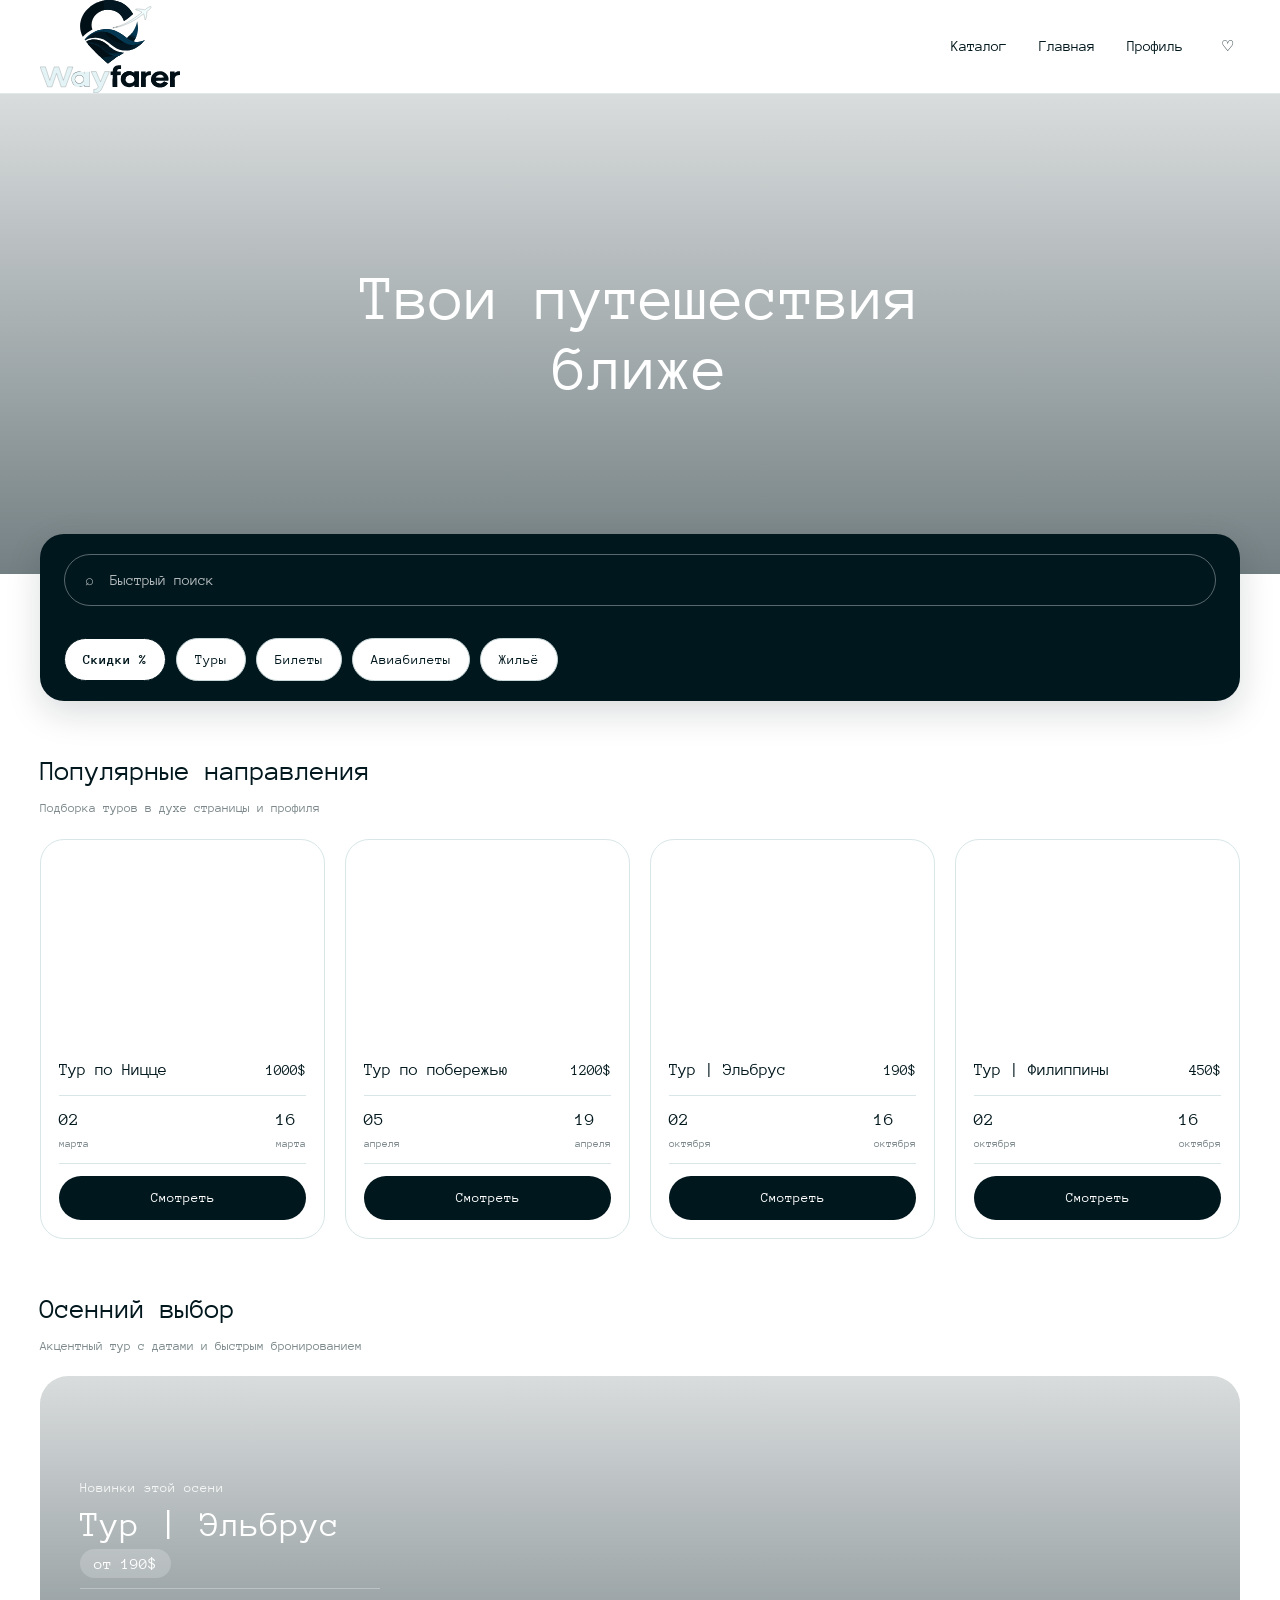
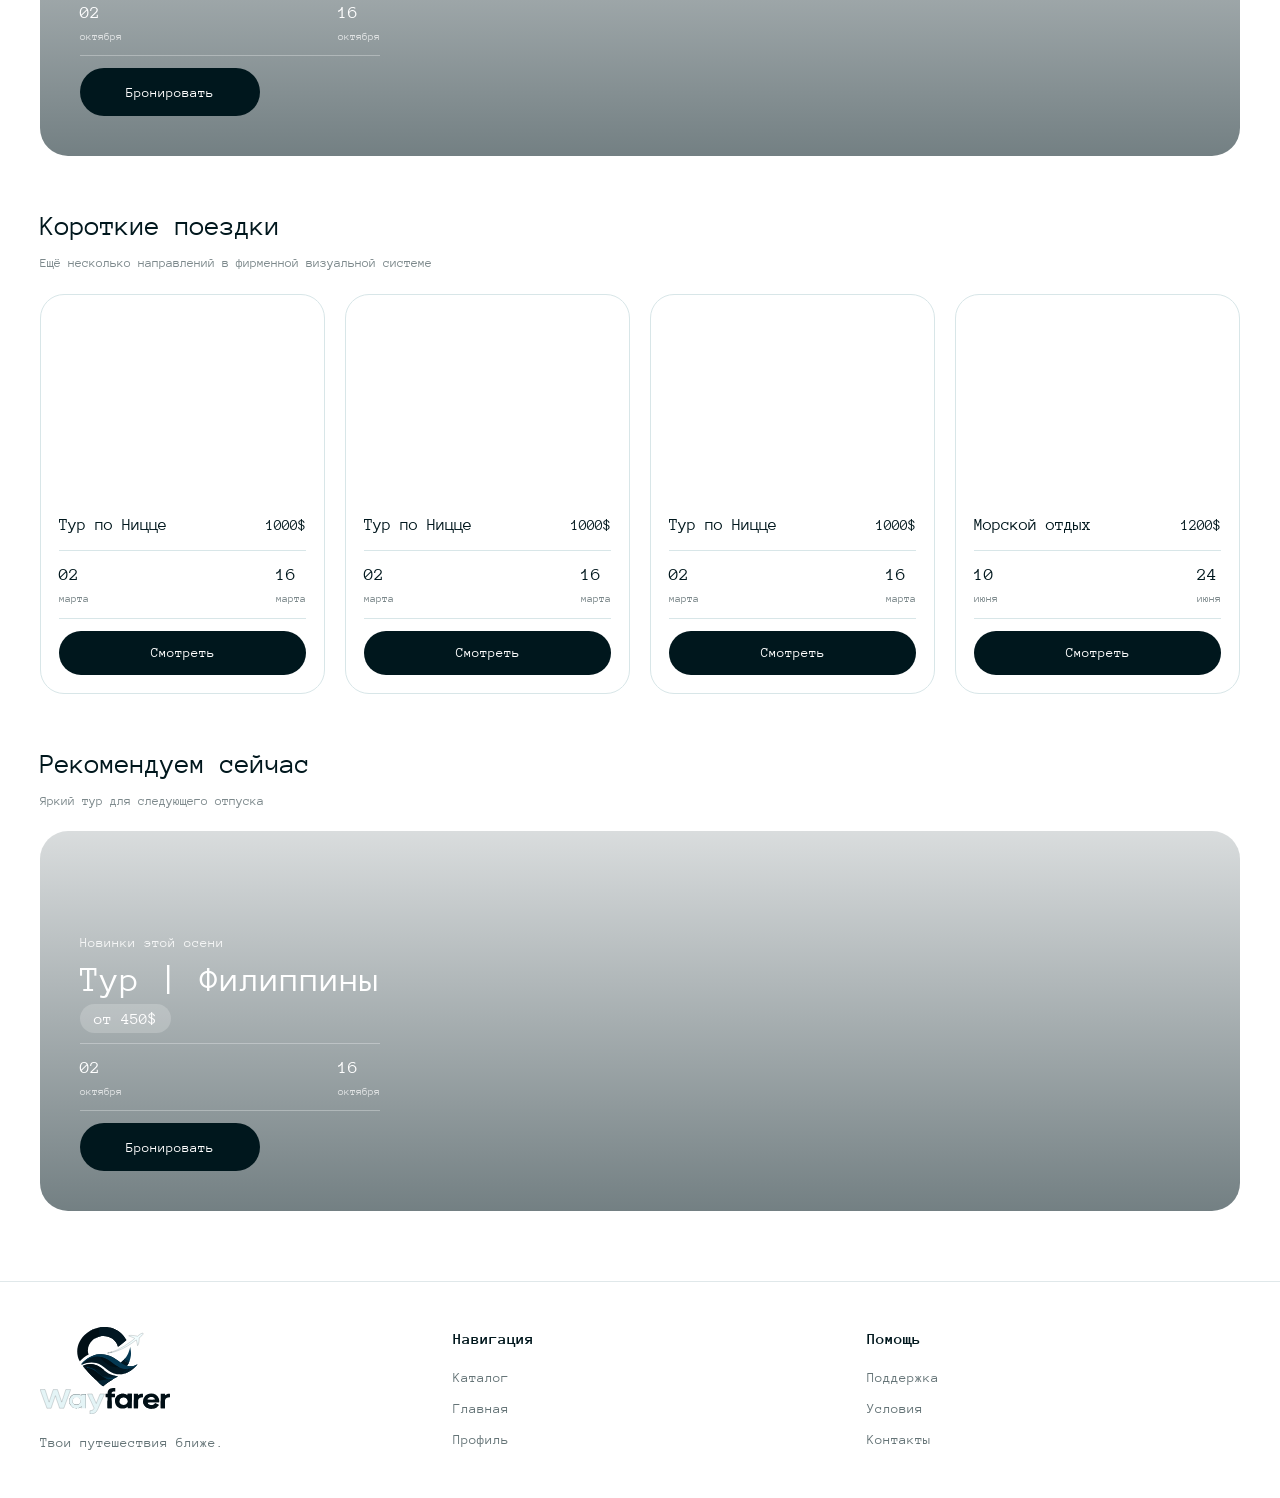
<file: index.html>
<!DOCTYPE html>
<html lang="ru">
<head>
    <meta charset="UTF-8">
    <meta name="viewport" content="width=device-width, initial-scale=1.0, maximum-scale=1.0, user-scalable=no">
    <title>Wayfarer — Главная</title>
    <link rel="stylesheet" href="css/normalize.css">
    <link rel="stylesheet" href="css/style.css">
    <link rel="preconnect" href="https://fonts.googleapis.com">
    <link rel="preconnect" href="https://fonts.gstatic.com" crossorigin>
    <link href="https://fonts.googleapis.com/css2?family=Anonymous+Pro:wght@400;700&display=swap" rel="stylesheet">
</head>
<body>

<header class="header">
    <div class="container header-inner">
        <a href="index.html">
            <img class="logo" src="LOGO.svg" alt="Wayfarer">
        </a>

        <nav class="nav">
            <a href="#catalog">Каталог</a>
            <a href="index.html">Главная</a>
            <a href="profile.html">Профиль</a>
            <a class="favorite" href="#" aria-label="Избранное">♡</a>
        </nav>
    </div>
</header>

<main>
    <section class="hero">
        <div class="container hero-content">
            <h1>Твои путешествия<br>ближе</h1>
        </div>
    </section>

    <section class="search-box">
        <div class="container">
            <div class="search-panel">
                <input class="search-input" type="text" placeholder="⌕  Быстрый поиск">
                <div class="categories">
                    <a class="category active" href="#">Скидки %</a>
                    <a class="category" href="#">Туры</a>
                    <a class="category" href="#">Билеты</a>
                    <a class="category" href="#">Авиабилеты</a>
                    <a class="category" href="#">Жильё</a>
                </div>
            </div>
        </div>
    </section>

    <section class="section" id="catalog">
        <div class="container">
            <div class="section-header">
                <h2 class="section-title">Популярные направления</h2>
                <p class="section-subtitle">Подборка туров в духе страницы и профиля</p>
            </div>

            <div class="tours">
                <article class="tour-card">
                    <div class="tour-image nice"></div>
                    <div class="tour-info">
                        <div class="tour-top">
                            <h3 class="tour-name">Тур по Ницце</h3>
                            <span class="price">1000$</span>
                        </div>
                        <div class="dates">
                            <div class="date">
                                <strong>02</strong>
                                <span>марта</span>
                            </div>
                            <div class="date">
                                <strong>16</strong>
                                <span>марта</span>
                            </div>
                        </div>
                        <a class="tour-button" href="tour.html">Смотреть</a>
                    </div>
                </article>

                <article class="tour-card">
                    <div class="tour-image sea"></div>
                    <div class="tour-info">
                        <div class="tour-top">
                            <h3 class="tour-name">Тур по побережью</h3>
                            <span class="price">1200$</span>
                        </div>
                        <div class="dates">
                            <div class="date">
                                <strong>05</strong>
                                <span>апреля</span>
                            </div>
                            <div class="date">
                                <strong>19</strong>
                                <span>апреля</span>
                            </div>
                        </div>
                        <a class="tour-button" href="tour.html">Смотреть</a>
                    </div>
                </article>

                <article class="tour-card">
                    <div class="tour-image elbrus"></div>
                    <div class="tour-info">
                        <div class="tour-top">
                            <h3 class="tour-name">Тур | Эльбрус</h3>
                            <span class="price">190$</span>
                        </div>
                        <div class="dates">
                            <div class="date">
                                <strong>02</strong>
                                <span>октября</span>
                            </div>
                            <div class="date">
                                <strong>16</strong>
                                <span>октября</span>
                            </div>
                        </div>
                        <a class="tour-button" href="tour.html">Смотреть</a>
                    </div>
                </article>

                <article class="tour-card">
                    <div class="tour-image philippines"></div>
                    <div class="tour-info">
                        <div class="tour-top">
                            <h3 class="tour-name">Тур | Филиппины</h3>
                            <span class="price">450$</span>
                        </div>
                        <div class="dates">
                            <div class="date">
                                <strong>02</strong>
                                <span>октября</span>
                            </div>
                            <div class="date">
                                <strong>16</strong>
                                <span>октября</span>
                            </div>
                        </div>
                        <a class="tour-button" href="tour.html">Смотреть</a>
                    </div>
                </article>
            </div>
        </div>
    </section>

    <section class="section">
        <div class="container">
            <div class="section-header">
                <h2 class="section-title">Осенний выбор</h2>
                <p class="section-subtitle">Акцентный тур с датами и быстрым бронированием</p>
            </div>

            <div class="featured">
                <div class="featured-content">
                    <div class="featured-text">
                        <p>Новинки этой осени</p>
                        <h2>Тур | Эльбрус</h2>
                        <span class="featured-price">от 190$</span>
                    </div>
                    <div class="featured-dates">
                        <div class="date">
                            <strong>02</strong>
                            <span>октября</span>
                        </div>
                        <div class="date">
                            <strong>16</strong>
                            <span>октября</span>
                        </div>
                    </div>
                    <a class="featured-button" href="tour.html">Бронировать</a>
                </div>
            </div>
        </div>
    </section>

    <section class="section">
        <div class="container">
            <div class="section-header">
                <h2 class="section-title">Короткие поездки</h2>
                <p class="section-subtitle">Ещё несколько направлений в фирменной визуальной системе</p>
            </div>

            <div class="tours">
                <article class="tour-card">
                    <div class="tour-image nice"></div>
                    <div class="tour-info">
                        <div class="tour-top">
                            <h3 class="tour-name">Тур по Ницце</h3>
                            <span class="price">1000$</span>
                        </div>
                        <div class="dates">
                            <div class="date"><strong>02</strong><span>марта</span></div>
                            <div class="date"><strong>16</strong><span>марта</span></div>
                        </div>
                        <a class="tour-button" href="tour.html">Смотреть</a>
                    </div>
                </article>
                 <article class="tour-card">
                    <div class="tour-image nice"></div>
                    <div class="tour-info">
                        <div class="tour-top">
                            <h3 class="tour-name">Тур по Ницце</h3>
                            <span class="price">1000$</span>
                        </div>
                        <div class="dates">
                            <div class="date"><strong>02</strong><span>марта</span></div>
                            <div class="date"><strong>16</strong><span>марта</span></div>
                        </div>
                        <a class="tour-button" href="tour.html">Смотреть</a>
                    </div>
                </article>
                 <article class="tour-card">
                    <div class="tour-image nice"></div>
                    <div class="tour-info">
                        <div class="tour-top">
                            <h3 class="tour-name">Тур по Ницце</h3>
                            <span class="price">1000$</span>
                        </div>
                        <div class="dates">
                            <div class="date"><strong>02</strong><span>марта</span></div>
                            <div class="date"><strong>16</strong><span>марта</span></div>
                        </div>
                        <a class="tour-button" href="tour.html">Смотреть</a>
                    </div>
                </article>
                <article class="tour-card">
                    <div class="tour-image sea"></div>
                    <div class="tour-info">
                        <div class="tour-top">
                            <h3 class="tour-name">Морской отдых</h3>
                            <span class="price">1200$</span>
                        </div>
                        <div class="dates">
                            <div class="date"><strong>10</strong><span>июня</span></div>
                            <div class="date"><strong>24</strong><span>июня</span></div>
                        </div>
                        <a class="tour-button" href="tour.html">Смотреть</a>
                    </div>
                </article>
            </div>
        </div>
    </section>

    <section class="section">
        <div class="container">
            <div class="section-header">
                <h2 class="section-title">Рекомендуем сейчас</h2>
                <p class="section-subtitle">Яркий тур для следующего отпуска</p>
            </div>

            <div class="featured" style="background-image: linear-gradient(rgba(0,23,29,0.15), rgba(0,23,29,0.55)), url('https://images.unsplash.com/photo-1500534623283-312aade485b7?auto=format&fit=crop&w=1600&q=85');">
                <div class="featured-content">
                    <div class="featured-text">
                        <p>Новинки этой осени</p>
                        <h2>Тур | Филиппины</h2>
                        <span class="featured-price">от 450$</span>
                    </div>
                    <div class="featured-dates">
                        <div class="date">
                            <strong>02</strong>
                            <span>октября</span>
                        </div>
                        <div class="date">
                            <strong>16</strong>
                            <span>октября</span>
                        </div>
                    </div>
                    <a class="featured-button" href="tour.html">Бронировать</a>
                </div>
            </div>
        </div>
    </section>
</main>

<footer class="footer">
    <div class="container footer-inner">
        <div class="footer-column">
            <img class="footer-logo" src="LOGO.svg" alt="Wayfarer">
            <span>Твои путешествия ближе.</span>
        </div>

        <div class="footer-column">
            <h3 class="footer-title">Навигация</h3>
            <a href="#catalog">Каталог</a>
            <a href="index.html">Главная</a>
            <a href="profile.html">Профиль</a>
        </div>

        <div class="footer-column">
            <h3 class="footer-title">Помощь</h3>
            <a href="#">Поддержка</a>
            <a href="#">Условия</a>
            <a href="#">Контакты</a>
        </div>
    </div>
</footer>

<script src="js/main.js"></script>
</body>
</html>
</file>
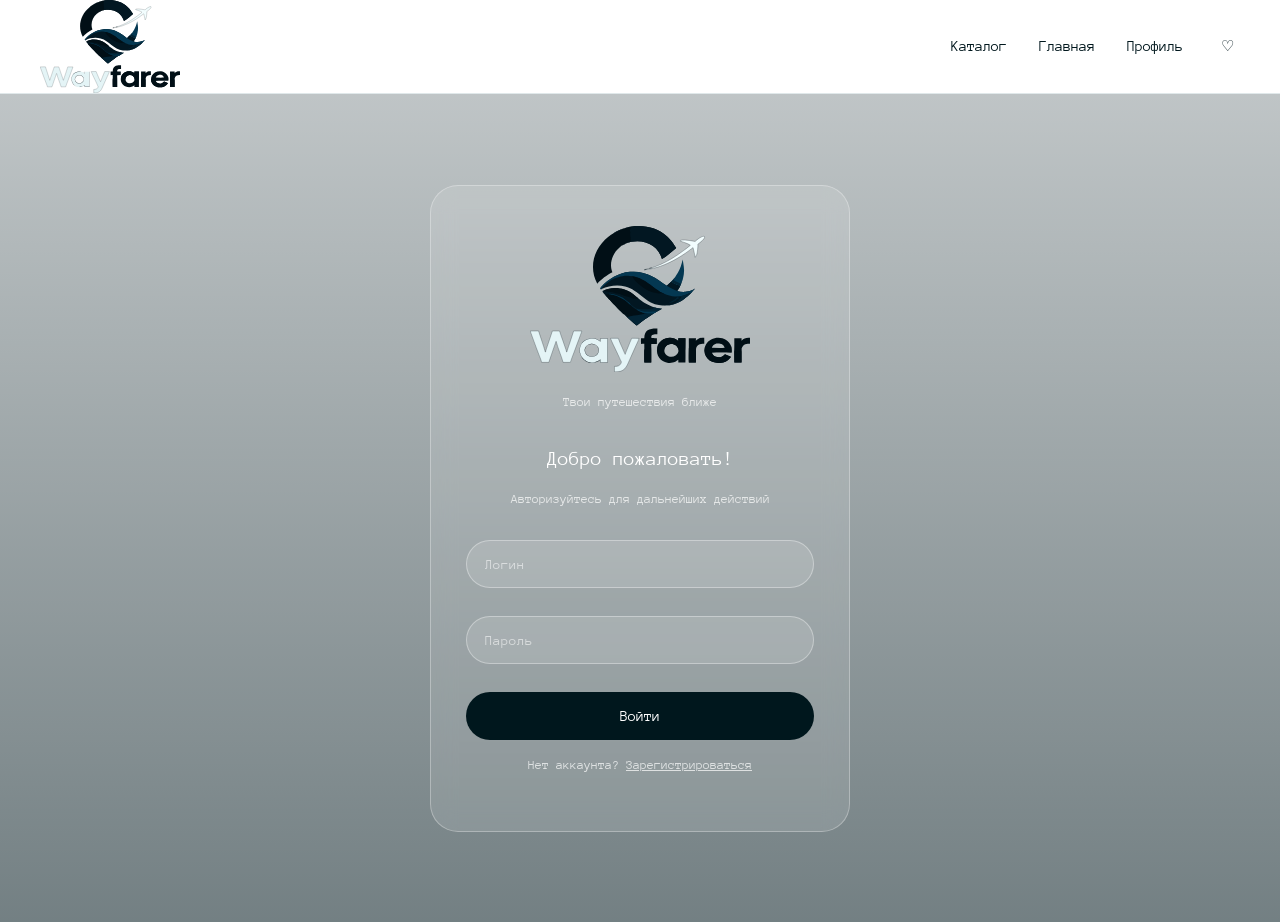
<file: login.html>
<!DOCTYPE html>
<html lang="ru">
<head>
    <meta charset="UTF-8">
    <meta name="viewport" content="width=device-width, initial-scale=1.0, maximum-scale=1.0, user-scalable=no">
    <title>Wayfarer — Авторизация</title>
    <link rel="stylesheet" href="css/normalize.css">
    <link rel="stylesheet" href="css/style.css">
    <link rel="preconnect" href="https://fonts.googleapis.com">
    <link rel="preconnect" href="https://fonts.gstatic.com" crossorigin>
    <link href="https://fonts.googleapis.com/css2?family=Anonymous+Pro:wght@400;700&display=swap" rel="stylesheet">
</head>
<body>

<header class="header">
    <div class="container header-inner">
        <a href="index.html"><img class="logo" src="LOGO.svg" alt="Wayfarer"></a>
        <nav class="nav">
            <a href="index.html#catalog">Каталог</a>
            <a href="index.html">Главная</a>
            <a href="profile.html">Профиль</a>
            <a class="favorite" href="#">♡</a>
        </nav>
    </div>
</header>

<main class="login-page">
    <form class="login-panel">
        <img class="login-logo" src="LOGO.svg" alt="Wayfarer">
        
        <p class="login-subtitle">Твои путешествия ближе</p>

        <h2 class="login-title">Добро пожаловать!</h2>
        <p>Авторизуйтесь для дальнейших действий</p>

        <input class="login-input" type="text" placeholder="Логин">
        <input class="login-input" type="password" placeholder="Пароль">

        <button class="login-button" type="submit">Войти</button>

        <p class="register-link">Нет аккаунта? <a href="#">Зарегистрироваться</a></p>
    </form>
</main>

</body>
</html>
</file>
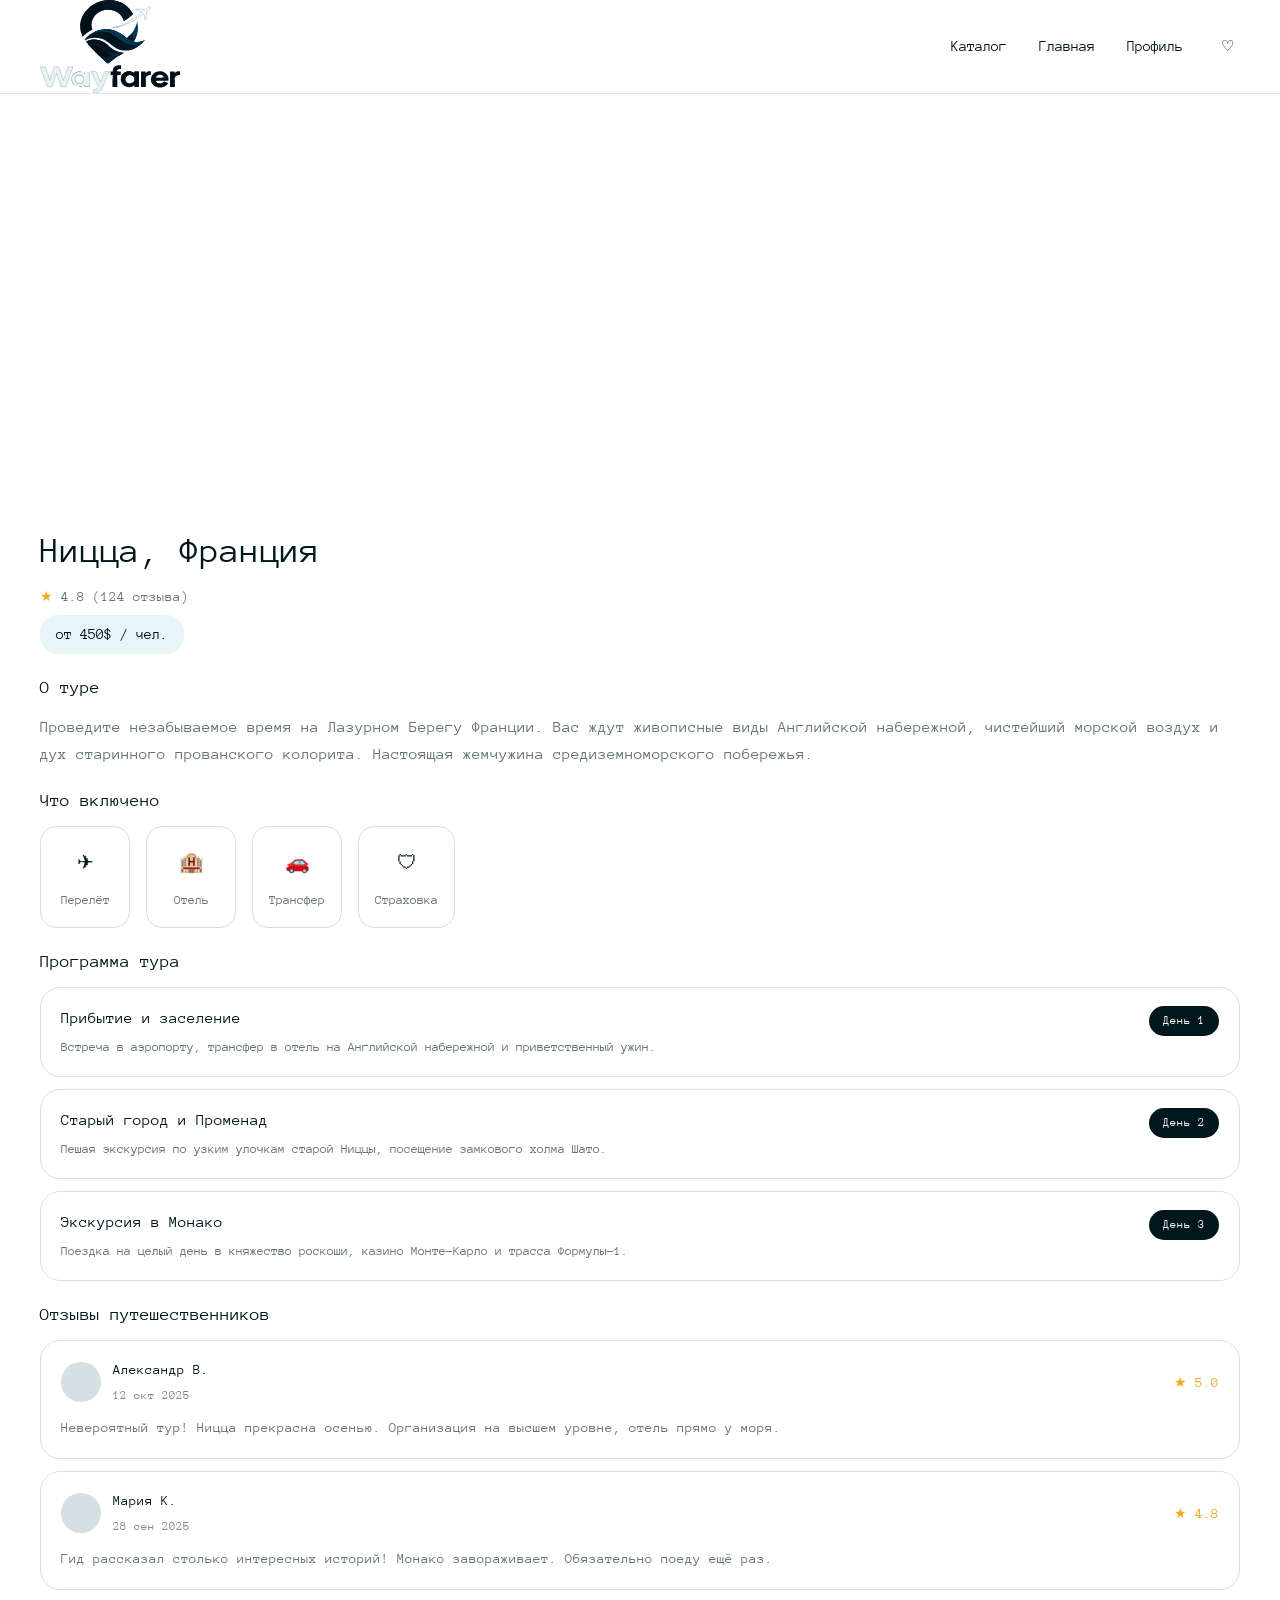
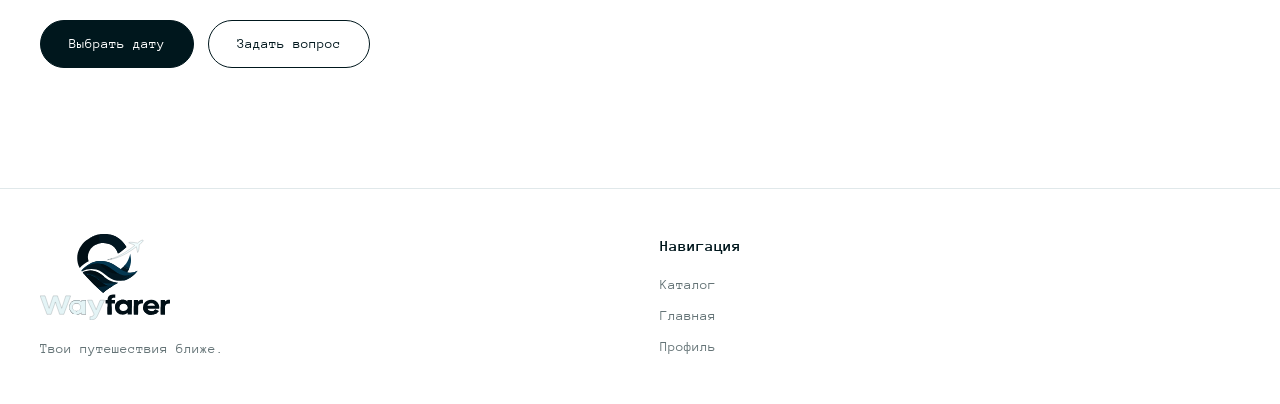
<file: tour.html>
<!DOCTYPE html>
<html lang="ru">
<head>
    <meta charset="UTF-8">
    <meta name="viewport" content="width=device-width, initial-scale=1.0, maximum-scale=1.0, user-scalable=no">
    <title>Wayfarer — Тур</title>
    <link rel="stylesheet" href="css/normalize.css">
    <link rel="stylesheet" href="css/style.css">
    <link rel="preconnect" href="https://fonts.googleapis.com">
    <link rel="preconnect" href="https://fonts.gstatic.com" crossorigin>
    <link href="https://fonts.googleapis.com/css2?family=Anonymous+Pro:wght@400;700&display=swap" rel="stylesheet">
</head>
<body>

<header class="header">
    <div class="container header-inner">
        <a href="index.html"><img class="logo" src="LOGO.svg" alt="Wayfarer"></a>
        <nav class="nav">
            <a href="index.html#catalog">Каталог</a>
            <a href="index.html">Главная</a>
            <a href="profile.html">Профиль</a>
            <a class="favorite" href="#">♡</a>
        </nav>
    </div>
</header>

<main>
    <section class="page-content">
        <div class="container detail">
            <div class="detail-image"></div>

            <div class="detail-content">
                <div class="detail-header">
                    <h1>Ницца, Франция</h1>
                    <div class="detail-rating">
                        <span class="stars">★</span>
                        <span>4.8 (124 отзыва)</span>
                    </div>
                    <span class="detail-price-badge">от 450$ / чел.</span>
                </div>

                <div>
                    <h3 class="detail-section-title">О туре</h3>
                    <p>Проведите незабываемое время на Лазурном Берегу Франции. Вас ждут живописные виды Английской набережной, чистейший морской воздух и дух старинного прованского колорита. Настоящая жемчужина средиземноморского побережья.</p>
                </div>

                <div>
                    <h3 class="detail-section-title">Что включено</h3>
                    <div class="detail-includes">
                        <div class="include-item">
                            <span class="include-icon">✈</span>
                            <span class="include-label">Перелёт</span>
                        </div>
                        <div class="include-item">
                            <span class="include-icon">🏨</span>
                            <span class="include-label">Отель</span>
                        </div>
                        <div class="include-item">
                            <span class="include-icon">🚗</span>
                            <span class="include-label">Трансфер</span>
                        </div>
                        <div class="include-item">
                            <span class="include-icon">🛡</span>
                            <span class="include-label">Страховка</span>
                        </div>
                    </div>
                </div>

                <div>
                    <h3 class="detail-section-title">Программа тура</h3>
                    <div class="detail-program">
                        <div class="program-day">
                            <div class="program-day-info">
                                <h3>Прибытие и заселение</h3>
                                <p>Встреча в аэропорту, трансфер в отель на Английской набережной и приветственный ужин.</p>
                            </div>
                            <span class="program-day-badge">День 1</span>
                        </div>
                        <div class="program-day">
                            <div class="program-day-info">
                                <h3>Старый город и Променад</h3>
                                <p>Пешая экскурсия по узким улочкам старой Ниццы, посещение замкового холма Шато.</p>
                            </div>
                            <span class="program-day-badge">День 2</span>
                        </div>
                        <div class="program-day">
                            <div class="program-day-info">
                                <h3>Экскурсия в Монако</h3>
                                <p>Поездка на целый день в княжество роскоши, казино Монте-Карло и трасса Формулы-1.</p>
                            </div>
                            <span class="program-day-badge">День 3</span>
                        </div>
                    </div>
                </div>

                <div>
                    <h3 class="detail-section-title">Отзывы путешественников</h3>
                    <div class="detail-reviews">
                        <div class="review-card">
                            <div class="review-header">
                                <div class="review-avatar"></div>
                                <div class="review-meta">
                                    <h4>Александр В.</h4>
                                    <span>12 окт 2025</span>
                                </div>
                                <span class="review-rating">★ 5.0</span>
                            </div>
                            <p class="review-text">Невероятный тур! Ницца прекрасна осенью. Организация на высшем уровне, отель прямо у моря.</p>
                        </div>
                        <div class="review-card">
                            <div class="review-header">
                                <div class="review-avatar"></div>
                                <div class="review-meta">
                                    <h4>Мария К.</h4>
                                    <span>28 сен 2025</span>
                                </div>
                                <span class="review-rating">★ 4.8</span>
                            </div>
                            <p class="review-text">Гид рассказал столько интересных историй! Монако завораживает. Обязательно поеду ещё раз.</p>
                        </div>
                    </div>
                </div>

                <div class="detail-actions">
                    <a class="detail-button primary" href="#">Выбрать дату</a>
                    <a class="detail-button" href="#">Задать вопрос</a>
                </div>
            </div>
        </div>
    </section>
</main>

<footer class="footer">
    <div class="container footer-inner">
        <div class="footer-column">
            <img class="footer-logo" src="LOGO.svg" alt="Wayfarer">
            <span>Твои путешествия ближе.</span>
        </div>
        <div class="footer-column">
            <h3 class="footer-title">Навигация</h3>
            <a href="index.html#catalog">Каталог</a>
            <a href="index.html">Главная</a>
            <a href="profile.html">Профиль</a>
        </div>
    </div>
</footer>

<script src="js/main.js"></script>
</body>
</html>
</file>
<file: css/style.css>
/* ===== CSS Variables ===== */
:root {
    --color-primary: #00171d;
    --color-text: #00171d;
    --color-muted: #7d898c;
    --color-muted-2: #657477;
    --color-border: #d8e6e8;
    --color-border-light: #e0e8ea;
    --color-bg: #ffffff;
    --color-bg-light: #e7f5f6;
    --color-bg-hover: #f5f9fa;
    --color-bg-input: #f9fcfd;
    --color-accent: #f5a623;
    --color-white: #ffffff;
    --color-white-70: rgba(255,255,255,0.7);
    --color-white-85: rgba(255,255,255,0.85);
    --color-white-20: rgba(255,255,255,0.2);
    --color-white-30: rgba(255,255,255,0.3);
    --color-white-35: rgba(255,255,255,0.35);
    --color-white-55: rgba(255,255,255,0.55);
    --color-white-12: rgba(255,255,255,0.12);
    --color-overlay-15: rgba(0,23,29,0.15);
    --color-overlay-55: rgba(0,23,29,0.55);
    --color-overlay-20: rgba(0,23,29,0.2);
    --color-overlay-60: rgba(0,23,29,0.6);
    --color-overlay-25: rgba(0,23,29,0.25);
    --radius-sm: 0.75rem;
    --radius-md: 1.25rem;
    --radius-lg: 1.5rem;
    --radius-xl: 1.75rem;
    --radius-full: 50%;
    --shadow-card: 0 0.75rem 2.1875rem rgba(0,23,29,0.15);
    --transition-fast: 0.2s;
    --font-family: 'Anonymous Pro', monospace;
}

/* ===== Base / Mobile First ===== */
* {
    box-sizing: border-box;
}

html {
    scroll-behavior: smooth;
}

body {
    margin: 0;
    font-family: var(--font-family);
    background: var(--color-bg);
    color: var(--color-text);
    line-height: 1.5;
}

a {
    color: inherit;
    text-decoration: none;
}

button,
input,
textarea {
    font: inherit;
}

img {
    max-width: 100%;
    height: auto;
}

.container {
    width: calc(100% - 2.5rem);
    margin: 0 auto;
}

/* ===== Header ===== */
.header {
    width: 100%;
    background: var(--color-bg);
    color: var(--color-text);
    border-bottom: 1px solid var(--color-border-light);
}

.header-inner {
    min-height: 4rem;
    display: flex;
    align-items: center;
    justify-content: space-between;
    gap: 1rem;
}

.logo {
    width: 6.25rem;
    height: auto;
    display: block;
    flex-shrink: 0;
}

.nav {
    display: flex;
    align-items: center;
    gap: 0.75rem;
    margin-left: auto;
    overflow-x: auto;
    padding-bottom: 0.1875rem;
    -webkit-overflow-scrolling: touch;
}

.nav a {
    color: var(--color-text);
    font-size: 0.8125rem;
    padding: 0.625rem 0;
    white-space: nowrap;
    transition: opacity var(--transition-fast);
}

.nav a:hover {
    opacity: 0.65;
}

.favorite {
    width: 1.5625rem;
    height: 1.5625rem;
    display: flex;
    align-items: center;
    justify-content: center;
    font-size: 1.625rem;
    line-height: 1;
    flex: 0 0 auto;
}

/* ===== Hero ===== */
.hero {
    min-height: 23.75rem;
    display: flex;
    align-items: center;
    background:
        linear-gradient(var(--color-overlay-15), var(--color-overlay-55)),
        url("https://images.unsplash.com/photo-1500534623283-312aade485b7?auto=format&fit=crop&w=1800&q=85")
        center / cover;
    color: var(--color-white);
}

.hero-content {
    width: 100%;
    display: flex;
    flex-direction: column;
    justify-content: center;
    align-items: center;
    text-align: center;
    gap: 1.25rem;
}

.hero-content h1 {
    max-width: 43.75rem;
    margin: 0;
    font-size: clamp(2rem, 8vw, 4rem);
    font-weight: 400;
    line-height: 1.1;
}

/* ===== Search Box ===== */
.search-box {
    margin-top: -2.5rem;
    position: relative;
    z-index: 2;
}

.search-panel {
    padding: 1rem 1.5rem;
    display: flex;
    flex-direction: column;
    gap: 1rem;
    border-radius: var(--radius-lg);
    background: var(--color-primary);
    box-shadow: var(--shadow-card);
}

.search-input {
    width: 100%;
    height: 3.25rem;
    padding: 0 1.25rem;
    border: 1px solid var(--color-white-35);
    border-radius: 1.625rem;
    outline: none;
    background: transparent;
    color: var(--color-white);
    font-size: 0.9375rem;
}

.search-input::placeholder {
    color: var(--color-white-70);
}

.search-button {
    display: none;
}

.categories {
    display: flex;
    flex-wrap: nowrap;
    gap: 0.625rem;
    margin-top: 1rem;
    overflow-x: auto;
    -webkit-overflow-scrolling: touch;
}

.category {
    padding: 0.625rem 1.125rem;
    border: 1px solid #c9d7d9;
    border-radius: 1.375rem;
    background: var(--color-bg);
    color: var(--color-text);
    font-size: 0.875rem;
    white-space: nowrap;
    flex: 0 0 auto;
}

.category.active {
    background: var(--color-bg);
    border-color: var(--color-primary);
    font-weight: 700;
}

/* ===== Sections ===== */
.section {
    padding: 2.5rem 0 0;
}

.section-header {
    margin-bottom: 1.25rem;
}

.section-title {
    margin: 0 0 0.375rem;
    font-size: 1.5rem;
    font-weight: 400;
}

.section-subtitle {
    margin: 0;
    color: var(--color-muted);
    font-size: 0.8125rem;
}

/* ===== Tours ===== */
.tours {
    display: flex;
    flex-wrap: wrap;
    gap: 1.25rem;
}

.tour-card {
    flex: 1 1 100%;
    overflow: hidden;
    border: 1px solid var(--color-border);
    border-radius: var(--radius-lg);
    background: var(--color-bg);
}

.tour-image {
    height: 11.25rem;
    background-position: center;
    background-size: cover;
}

.tour-image.nice {
    background-image: url("https://images.unsplash.com/photo-1507525428034-b723cf961d3e?auto=format&fit=crop&w=900&q=85");
}

.tour-image.elbrus {
    background-image: url("https://images.unsplash.com/photo-1501785888041-af3ef285b470?auto=format&fit=crop&w=900&q=85");
}

.tour-image.philippines {
    background-image: url("https://images.unsplash.com/photo-1500534623283-312aade485b7?auto=format&fit=crop&w=900&q=85");
}

.tour-image.sea {
    background-image: url("https://images.unsplash.com/photo-1507525428034-b723cf961d3e?auto=format&fit=crop&w=900&q=85");
}

.tour-info {
    padding: 1.125rem;
    display: flex;
    flex-direction: column;
    gap: 0.75rem;
}

.tour-top {
    display: flex;
    justify-content: space-between;
    align-items: center;
    gap: 0.75rem;
}

.tour-name {
    margin: 0;
    font-size: 1.0625rem;
    font-weight: 400;
}

.price {
    font-size: 0.9375rem;
    white-space: nowrap;
}

.tour-description {
    margin: 0;
    color: var(--color-muted-2);
    font-size: 0.8125rem;
    line-height: 1.5;
}

.dates {
    display: flex;
    justify-content: space-between;
    gap: 1.25rem;
    padding: 0.625rem 0;
    border-top: 1px solid var(--color-border);
    border-bottom: 1px solid var(--color-border);
}

.date {
    display: flex;
    flex-direction: column;
    gap: 0.1875rem;
}

.date strong {
    font-size: 1.125rem;
    font-weight: 400;
}

.date span {
    color: var(--color-muted);
    font-size: 0.6875rem;
}

.tour-button {
    width: 100%;
    min-height: 2.75rem;
    display: flex;
    justify-content: center;
    align-items: center;
    border: 0;
    border-radius: 1.375rem;
    background: var(--color-primary);
    color: var(--color-white);
    font-size: 0.875rem;
    cursor: pointer;
}

/* ===== Featured ===== */
.featured {
    min-height: 23.75rem;
    padding: 2.5rem;
    display: flex;
    align-items: flex-end;
    border-radius: var(--radius-xl);
    background:
        linear-gradient(var(--color-overlay-15), var(--color-overlay-55)),
        url("https://images.unsplash.com/photo-1501785888041-af3ef285b470?auto=format&fit=crop&w=1600&q=85")
        center / cover;
    color: var(--color-white);
}

.featured-content {
    width: 100%;
    display: flex;
    flex-direction: column;
    align-items: flex-start;
    gap: 0.75rem;
}

.featured-text p {
    margin: 0;
    font-size: 0.875rem;
    opacity: 0.85;
}

.featured-text h2 {
    margin: 0;
    font-size: 2rem;
    font-weight: 400;
}

.featured-price {
    font-size: 1rem;
    background: var(--color-white-20);
    padding: 0.375rem 0.875rem;
    border-radius: 1rem;
}

.featured-dates {
    display: flex;
    justify-content: space-between;
    width: 100%;
    max-width: 18.75rem;
    padding: 0.625rem 0;
    border-top: 1px solid var(--color-white-30);
    border-bottom: 1px solid var(--color-white-30);
}

.featured-dates .date strong {
    color: var(--color-white);
}

.featured-dates .date span {
    color: var(--color-white-70);
}

.featured-button {
    min-width: 11.25rem;
    min-height: 3rem;
    padding: 0 1.5rem;
    display: flex;
    justify-content: center;
    align-items: center;
    border: 0;
    border-radius: var(--radius-xl);
    background: var(--color-primary);
    color: var(--color-white);
    font-size: 0.875rem;
    cursor: pointer;
}

/* ===== Footer ===== */
.footer {
    margin-top: 4.375rem;
    padding: 2.8125rem 0;
    background: var(--color-bg);
    color: var(--color-text);
    border-top: 1px solid var(--color-border-light);
}

.footer-inner {
    display: flex;
    flex-direction: column;
    gap: 1.875rem;
}

.footer-column {
    display: flex;
    flex-direction: column;
    gap: 0.625rem;
}

.footer-title {
    margin: 0 0 0.375rem;
    font-size: 1rem;
    font-weight: 700;
}

.footer-column a,
.footer-column span {
    color: var(--color-muted-2);
    font-size: 0.875rem;
}

.footer-logo {
    width: 8.125rem;
    margin-bottom: 0.5rem;
}

/* ===== Page Hero ===== */
.page-hero {
    min-height: 17.5rem;
    padding: 3.125rem 0;
    display: flex;
    align-items: center;
    background:
        linear-gradient(var(--color-overlay-20), var(--color-overlay-60)),
        url("https://images.unsplash.com/photo-1500534623283-312aade485b7?auto=format&fit=crop&w=1600&q=85")
        center / cover;
    color: var(--color-white);
}

.page-hero h1 {
    margin: 0;
    font-size: 2.625rem;
    font-weight: 400;
}

.page-content {
    padding: 3.125rem 0;
}

/* ===== Profile ===== */
.profile {
    display: flex;
    flex-direction: column;
    gap: 1.875rem;
    align-items: flex-start;
}

.profile-top {
    display: flex;
    flex-direction: column;
    gap: 1.5rem;
    width: 100%;
    align-items: flex-start;
}

.profile-card {
    flex: 0 0 auto;
    padding: 1.75rem;
    border-radius: var(--radius-xl);
    background: var(--color-bg-light);
}

.profile-user {
    display: flex;
    align-items: center;
    gap: 1rem;
}

.avatar {
    width: 4.375rem;
    height: 4.375rem;
    border-radius: var(--radius-full);
    object-fit: cover;
}

.profile-name {
    margin: 0 0 0.25rem;
    font-size: 1.375rem;
    font-weight: 400;
}

.profile-email {
    margin: 0;
    color: var(--color-muted);
    font-size: 0.8125rem;
}

.profile-section-title {
    margin: 0 0 0.875rem;
    font-size: 1.125rem;
    font-weight: 400;
}

.profile-bookings {
    flex: 1;
    display: flex;
    flex-direction: column;
    gap: 0.75rem;
    width: 100%;
}

.booking-card {
    padding: 1.125rem 1.25rem;
    border: 1px solid #d4e0e2;
    border-radius: var(--radius-md);
    background: var(--color-bg);
    display: flex;
    justify-content: space-between;
    align-items: center;
    gap: 0.75rem;
}

.booking-info h3 {
    margin: 0 0 0.25rem;
    font-size: 1rem;
    font-weight: 400;
}

.booking-info p {
    margin: 0;
    color: var(--color-muted);
    font-size: 0.8125rem;
}

.booking-status {
    padding: 0.375rem 0.875rem;
    border-radius: 1rem;
    font-size: 0.75rem;
    white-space: nowrap;
}

.booking-status.paid {
    background: var(--color-primary);
    color: var(--color-white);
}

.booking-status.pending {
    background: var(--color-bg);
    color: var(--color-primary);
    border: 1px solid var(--color-primary);
}

.profile-settings {
    width: 100%;
    border: 1px solid #d4e0e2;
    border-radius: var(--radius-md);
    overflow: hidden;
}

.setting {
    border-bottom: 1px solid #d4e0e2;
}

.setting:last-child {
    border-bottom: 0;
}

.setting-header {
    min-height: 3.625rem;
    padding: 0 1.25rem;
    display: flex;
    justify-content: space-between;
    align-items: center;
    font-size: 0.9375rem;
    cursor: pointer;
    user-select: none;
}

.setting-header:hover {
    background: var(--color-bg-hover);
}

.setting-arrow {
    color: var(--color-muted);
    font-size: 1.125rem;
    transition: transform var(--transition-fast);
}

.setting.open .setting-arrow {
    transform: rotate(90deg);
}

.setting-body {
    display: none;
    padding: 1rem 1.25rem 1.25rem;
    border-top: 1px solid #d4e0e2;
    background: var(--color-bg-input);
}

.setting.open .setting-body {
    display: block;
}

.setting-body-inner {
    display: flex;
    flex-direction: column;
    gap: 0.875rem;
}

.setting-field {
    display: flex;
    flex-direction: column;
    gap: 0.375rem;
}

.setting-field label {
    font-size: 0.8125rem;
    color: var(--color-muted);
}

.setting-field input,
.setting-field textarea {
    width: 100%;
    padding: 0.625rem 0.875rem;
    border: 1px solid #d4e0e2;
    border-radius: 0.75rem;
    background: var(--color-bg);
    font-size: 0.875rem;
    outline: none;
    resize: vertical;
}

.setting-field input:focus,
.setting-field textarea:focus {
    border-color: var(--color-primary);
}

.setting-field textarea {
    min-height: 5rem;
}

.toggle-row {
    display: flex;
    justify-content: space-between;
    align-items: center;
    padding: 0.5rem 0;
}

.toggle-row span {
    font-size: 0.875rem;
}

.toggle {
    width: 2.75rem;
    height: 1.5rem;
    border-radius: 0.75rem;
    background: #d4e0e2;
    position: relative;
    cursor: pointer;
    transition: background var(--transition-fast);
}

.toggle::after {
    content: '';
    position: absolute;
    top: 0.125rem;
    left: 0.125rem;
    width: 1.25rem;
    height: 1.25rem;
    border-radius: var(--radius-full);
    background: var(--color-white);
    transition: left var(--transition-fast);
}

.toggle.active {
    background: var(--color-primary);
}

.toggle.active::after {
    left: 1.375rem;
}

.payment-cards {
    display: flex;
    gap: 0.75rem;
    flex-wrap: wrap;
}

.payment-card {
    flex: 1 1 10rem;
    padding: 1rem;
    border: 1px solid #d4e0e2;
    border-radius: 0.875rem;
    background: var(--color-bg);
    display: flex;
    flex-direction: column;
    gap: 0.5rem;
}

.payment-card.add-card {
    border-style: dashed;
    align-items: center;
    justify-content: center;
    text-align: center;
    color: var(--color-muted);
    cursor: pointer;
}

.payment-card.add-card:hover {
    border-color: var(--color-primary);
    color: var(--color-primary);
}

.payment-card-icon {
    font-size: 1.25rem;
}

.payment-card-number {
    font-size: 0.9375rem;
    font-weight: 400;
}

.payment-card-label {
    font-size: 0.75rem;
    color: var(--color-muted);
}

.support-form {
    display: flex;
    flex-direction: column;
    gap: 0.875rem;
}

.support-form input,
.support-form textarea {
    width: 100%;
    padding: 0.625rem 0.875rem;
    border: 1px solid #d4e0e2;
    border-radius: 0.75rem;
    background: var(--color-bg);
    font-size: 0.875rem;
    outline: none;
    resize: vertical;
}

.support-form input:focus,
.support-form textarea:focus {
    border-color: var(--color-primary);
}

.support-form textarea {
    min-height: 5rem;
}

.support-button {
    align-self: flex-start;
    padding: 0.625rem 1.5rem;
    border: 0;
    border-radius: 1.25rem;
    background: var(--color-primary);
    color: var(--color-white);
    font-size: 0.875rem;
    cursor: pointer;
}

.logout-button {
    width: 100%;
    min-height: 3.125rem;
    display: flex;
    justify-content: center;
    align-items: center;
    border: 0;
    border-radius: 1.5625rem;
    background: var(--color-primary);
    color: var(--color-white);
    font-size: 0.9375rem;
    cursor: pointer;
}

/* ===== Tour Detail ===== */
.detail {
    display: flex;
    flex-direction: column;
    gap: 1.875rem;
    align-items: flex-start;
}

.detail-image {
    width: 100%;
    min-height: 21.875rem;
    border-radius: var(--radius-xl);
    background:
        url("https://images.unsplash.com/photo-1507525428034-b723cf961d3e?auto=format&fit=crop&w=1200&q=90")
        center / cover;
}

.detail-content {
    width: 100%;
    display: flex;
    flex-direction: column;
    gap: 1.25rem;
}

.detail-header {
    display: flex;
    flex-direction: column;
    gap: 0.5rem;
}

.detail-content h1 {
    margin: 0;
    font-size: 2.25rem;
    font-weight: 400;
}

.detail-rating {
    display: flex;
    align-items: center;
    gap: 0.5rem;
    font-size: 0.875rem;
    color: var(--color-muted-2);
}

.detail-rating .stars {
    color: var(--color-accent);
}

.detail-price-badge {
    display: inline-block;
    padding: 0.5rem 1rem;
    border-radius: 1.125rem;
    background: var(--color-bg-light);
    font-size: 0.9375rem;
    width: fit-content;
}

.detail-section-title {
    margin: 0 0 0.75rem;
    font-size: 1.125rem;
    font-weight: 400;
}

.detail-content p {
    color: var(--color-muted-2);
    line-height: 1.7;
    margin: 0;
}

.detail-includes {
    display: flex;
    flex-wrap: wrap;
    gap: 1rem;
}

.include-item {
    display: flex;
    flex-direction: column;
    align-items: center;
    gap: 0.5rem;
    padding: 1rem;
    border: 1px solid #d4e0e2;
    border-radius: 1rem;
    background: var(--color-bg);
    min-width: 5.625rem;
}

.include-icon {
    width: 2.5rem;
    height: 2.5rem;
    display: flex;
    align-items: center;
    justify-content: center;
    font-size: 1.25rem;
}

.include-label {
    font-size: 0.8125rem;
    color: var(--color-muted-2);
}

.detail-program {
    display: flex;
    flex-direction: column;
    gap: 0.75rem;
}

.program-day {
    padding: 1.125rem 1.25rem;
    border: 1px solid #d4e0e2;
    border-radius: var(--radius-md);
    background: var(--color-bg);
    display: flex;
    justify-content: space-between;
    align-items: flex-start;
    gap: 0.75rem;
}

.program-day-info h3 {
    margin: 0 0 0.375rem;
    font-size: 1rem;
    font-weight: 400;
}

.program-day-info p {
    margin: 0;
    font-size: 0.8125rem;
}

.program-day-badge {
    padding: 0.375rem 0.875rem;
    border-radius: 1rem;
    background: var(--color-primary);
    color: var(--color-white);
    font-size: 0.75rem;
    white-space: nowrap;
}

.detail-reviews {
    display: flex;
    flex-direction: column;
    gap: 0.75rem;
}

.review-card {
    padding: 1.125rem 1.25rem;
    border: 1px solid #d4e0e2;
    border-radius: var(--radius-md);
    background: var(--color-bg);
}

.review-header {
    display: flex;
    align-items: center;
    gap: 0.75rem;
    margin-bottom: 0.625rem;
}

.review-avatar {
    width: 2.5rem;
    height: 2.5rem;
    border-radius: var(--radius-full);
    background: #d4e0e2;
}

.review-meta h4 {
    margin: 0 0 0.125rem;
    font-size: 0.875rem;
    font-weight: 400;
}

.review-meta span {
    font-size: 0.75rem;
    color: var(--color-muted);
}

.review-rating {
    margin-left: auto;
    font-size: 0.875rem;
    color: var(--color-accent);
}

.review-text {
    margin: 0;
    font-size: 0.875rem;
    color: var(--color-muted-2);
    line-height: 1.6;
}

.detail-actions {
    display: flex;
    gap: 0.875rem;
    flex-wrap: wrap;
    margin-top: 0.625rem;
}

.detail-button {
    min-height: 3rem;
    padding: 0 1.75rem;
    display: flex;
    justify-content: center;
    align-items: center;
    border-radius: var(--radius-xl);
    border: 1px solid var(--color-primary);
    font-size: 0.875rem;
    cursor: pointer;
}

.detail-button.primary {
    background: var(--color-primary);
    color: var(--color-white);
}

/* ===== Login ===== */
.login-page {
    min-height: calc(100vh - 4.5rem);
    padding: 3.125rem 1.25rem;
    display: flex;
    justify-content: center;
    align-items: center;
    background:
        linear-gradient(var(--color-overlay-25), var(--color-overlay-55)),
        url("https://images.unsplash.com/photo-1507525428034-b723cf961d3e?auto=format&fit=crop&w=1600&q=90")
        center / cover;
}

.login-panel {
    width: min(26.25rem, 100%);
    padding: 2.5rem 2.1875rem;
    border-radius: 1.75rem;
    background: var(--color-white-12);
    backdrop-filter: blur(0.75rem);
    border: 1px solid var(--color-white-30);
    color: var(--color-white);
    display: flex;
    flex-direction: column;
    align-items: center;
    gap: 1rem;
}

.login-logo {
    width: 13.75rem;
    margin-bottom: 0.3125rem;
}

.login-panel h1 {
    margin: 0;
    text-align: center;
    font-size: 2rem;
    font-weight: 400;
}

.login-subtitle {
    margin: 0 0 0.625rem;
    text-align: center;
    color: var(--color-white-70);
    font-size: 1.125rem;
}

.login-title {
    margin: 0;
    text-align: center;
    font-size: 1.25rem;
    font-weight: 400;
}

.login-panel p {
    margin: 0 0 0.9375rem;
    text-align: center;
    color: var(--color-white-70);
    font-size: 0.8125rem;
}

.login-input {
    width: 100%;
    height: 3rem;
    margin-bottom: 0.75rem;
    padding: 0 1.125rem;
    border: 1px solid var(--color-white-35);
    border-radius: 1.5rem;
    outline: none;
    background: var(--color-white-12);
    color: var(--color-white);
    font-size: 0.875rem;
}

.login-input::placeholder {
    color: var(--color-white-55);
}

.login-button {
    width: 100%;
    height: 3rem;
    border: 0;
    border-radius: 1.5rem;
    background: var(--color-primary);
    color: var(--color-white);
    cursor: pointer;
    font-size: 0.9375rem;
}

.register-link {
    display: block;
    margin-top: 0.625rem;
    text-align: center;
    color: var(--color-white);
    font-size: 0.8125rem;
}

.register-link a {
    text-decoration: underline;
}

/* ===== Tablet: 768px+ ===== */
@media (min-width: 48em) {
    .container {
        width: calc(100% - 3rem);
    }

    .header-inner {
        min-height: 4.5rem;
        gap: 1.5rem;
    }

    .logo {
        width: 7.5rem;
    }

    .nav {
        gap: 1rem;
        overflow-x: visible;
        padding-bottom: 0;
    }

    .nav a {
        font-size: 0.9375rem;
    }

    .hero {
        min-height: 25rem;
    }

    .search-box {
        margin-top: -2.5rem;
    }

    .search-panel {
        padding: 1.25rem 1.5rem;
    }

    .section {
        padding-top: 3.125rem;
    }

    .section-title {
        font-size: 1.75rem;
    }

    .tours {
        gap: 1.25rem;
    }

    .tour-card {
        flex: 1 1 16rem;
        min-width: 15rem;
        max-width: 20rem;
    }

    .tour-image {
        height: 12.5rem;
    }

    .featured {
        min-height: 25rem;
        padding: 2.5rem;
    }

    .featured-text h2 {
        font-size: 2.25rem;
    }

    .footer-inner {
        flex-direction: row;
        justify-content: space-between;
        gap: 2.5rem;
    }

    .footer-column {
        flex: 1;
    }

    .footer-logo {
        width: 8.125rem;
    }

    .page-hero h1 {
        font-size: 2.625rem;
    }

    .profile-top {
        flex-direction: row;
        gap: 1.5rem;
    }

    .profile-card {
        flex: 0 0 auto;
    }

    .profile-bookings {
        flex: 1;
    }

    .detail {
        gap: 1.875rem;
    }

    .detail-image {
        min-height: 21.875rem;
    }

    .detail-content h1 {
        font-size: 2.25rem;
    }

    .detail-includes {
        gap: 1rem;
    }

    .include-item {
        min-width: 5.625rem;
        padding: 1rem;
    }
}

/* ===== Desktop: 1024px+ ===== */
@media (min-width: 64em) {
    .container {
        width: min(75rem, calc(100% - 3rem));
    }

    .header-inner {
        min-height: 4.5rem;
        gap: 2rem;
    }

    .logo {
        width: clamp(6.25rem, 12vw, 8.75rem);
    }

    .nav {
        gap: 2rem;
    }

    .nav a {
        font-size: 0.9375rem;
    }

    .hero {
        min-height: 30rem;
    }

    .hero-content h1 {
        font-size: clamp(2.25rem, 5vw, 4rem);
    }

    .search-box {
        margin-top: -2.5rem;
    }

    .search-panel {
        padding: 1.25rem 1.5rem;
    }

    .section {
        padding-top: 3.125rem;
    }

    .section-title {
        font-size: 1.75rem;
    }

    .tours {
        gap: 1.25rem;
    }

    .tour-card {
        flex: 1 1 16rem;
        min-width: 15rem;
        max-width: 20rem;
    }

    .tour-image {
        height: 12.5rem;
    }

    .featured {
        min-height: 23.75rem;
        padding: 2.5rem;
    }

    .featured-text h2 {
        font-size: 2.25rem;
    }

    .footer {
        margin-top: 4.375rem;
        padding: 2.8125rem 0;
    }

    .footer-inner {
        flex-direction: row;
        justify-content: space-between;
        gap: 2.5rem;
    }

    .footer-column {
        flex: 1;
    }

    .footer-logo {
        width: 8.125rem;
    }

    .page-hero {
        min-height: 17.5rem;
        padding: 3.125rem 0;
    }

    .page-hero h1 {
        font-size: 2.625rem;
    }

    .page-content {
        padding: 3.125rem 0;
    }

    .profile-top {
        flex-direction: row;
        gap: 1.5rem;
    }

    .profile-card {
        flex: 0 0 auto;
    }

    .profile-bookings {
        flex: 1;
    }

    .detail {
        gap: 1.875rem;
    }

    .detail-image {
        min-height: 21.875rem;
    }

    .detail-content h1 {
        font-size: 2.25rem;
    }

    .detail-includes {
        gap: 1rem;
    }

    .include-item {
        min-width: 5.625rem;
        padding: 1rem;
    }
}
</file>
